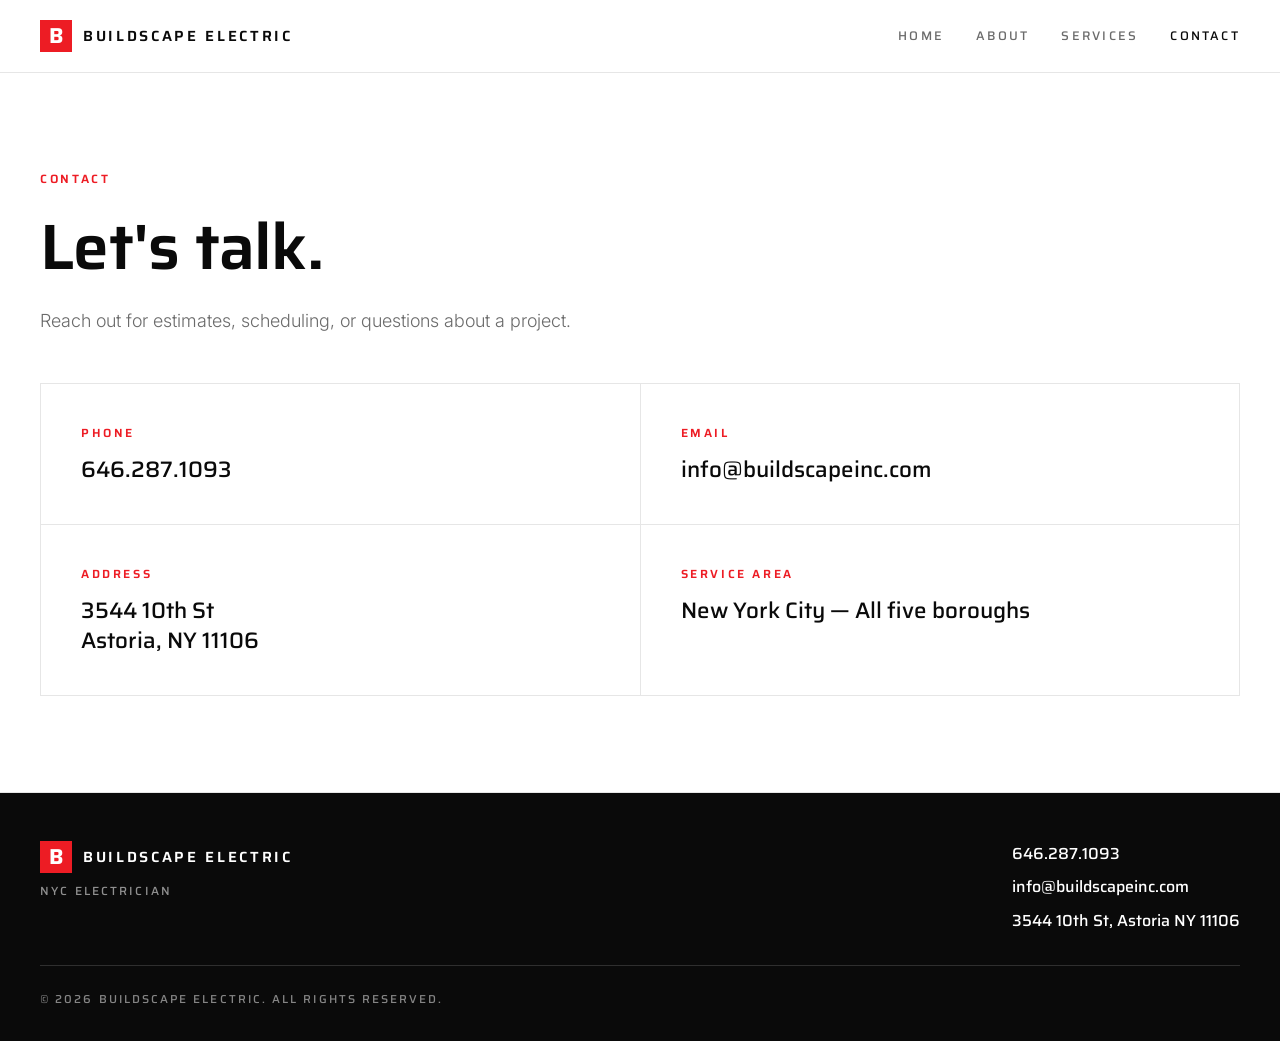
<file: contact.html>
<!DOCTYPE html>
<html lang="en">
<head>
  <meta charset="UTF-8" />
  <meta name="viewport" content="width=device-width, initial-scale=1.0" />
  <title>Contact — BuildScape Electric</title>
  <link rel="preconnect" href="https://fonts.googleapis.com" />
  <link rel="preconnect" href="https://fonts.gstatic.com" crossorigin />
  <link href="https://fonts.googleapis.com/css2?family=Inter:wght@300;400;500;600&family=Saira:wght@500;600;700&display=swap" rel="stylesheet" />
  <link rel="stylesheet" href="assets/css/styles.css" />
</head>
<body>
  <header class="site-header">
    <a class="brand" href="index.html">
      <span class="brand-mark" aria-hidden="true">B</span>
      <span class="brand-text">BuildScape Electric</span>
    </a>
    <nav class="nav">
      <a href="index.html">Home</a>
      <a href="about.html">About</a>
      <a href="services.html">Services</a>
      <a href="contact.html" class="active">Contact</a>
    </nav>
  </header>

  <main>
    <section class="page">
      <div class="page-inner">
        <p class="eyebrow">Contact</p>
        <h1>Let's talk.</h1>
        <p class="lede">Reach out for estimates, scheduling, or questions about a project.</p>

        <div class="contact-grid">
          <div class="contact-card">
            <p class="contact-label">Phone</p>
            <a class="contact-value" href="tel:+16462871093">646.287.1093</a>
          </div>
          <div class="contact-card">
            <p class="contact-label">Email</p>
            <a class="contact-value" href="mailto:info@buildscapeinc.com">info@buildscapeinc.com</a>
          </div>
          <div class="contact-card">
            <p class="contact-label">Address</p>
            <a class="contact-value" href="https://maps.google.com/?q=3544+10th+St+Astoria+NY+11106" target="_blank" rel="noopener">3544 10th St<br />Astoria, NY 11106</a>
          </div>
          <div class="contact-card">
            <p class="contact-label">Service Area</p>
            <p class="contact-value">New York City — All five boroughs</p>
          </div>
        </div>
      </div>
    </section>
  </main>

  <footer class="site-footer">
    <div class="footer-inner">
      <div>
        <a class="brand brand-light" href="index.html">
          <span class="brand-mark" aria-hidden="true">B</span>
          <span class="brand-text">BuildScape Electric</span>
        </a>
        <p class="muted">NYC Electrician</p>
      </div>
      <div class="footer-contact">
        <a href="tel:+16462871093">646.287.1093</a>
        <a href="mailto:info@buildscapeinc.com">info@buildscapeinc.com</a>
        <a href="https://maps.google.com/?q=3544+10th+St+Astoria+NY+11106" target="_blank" rel="noopener">3544 10th St, Astoria NY 11106</a>
      </div>
    </div>
    <p class="copyright">© <span id="year"></span> BuildScape Electric. All rights reserved.</p>
  </footer>

  <script>document.getElementById('year').textContent = new Date().getFullYear();</script>
</body>
</html>
</file>
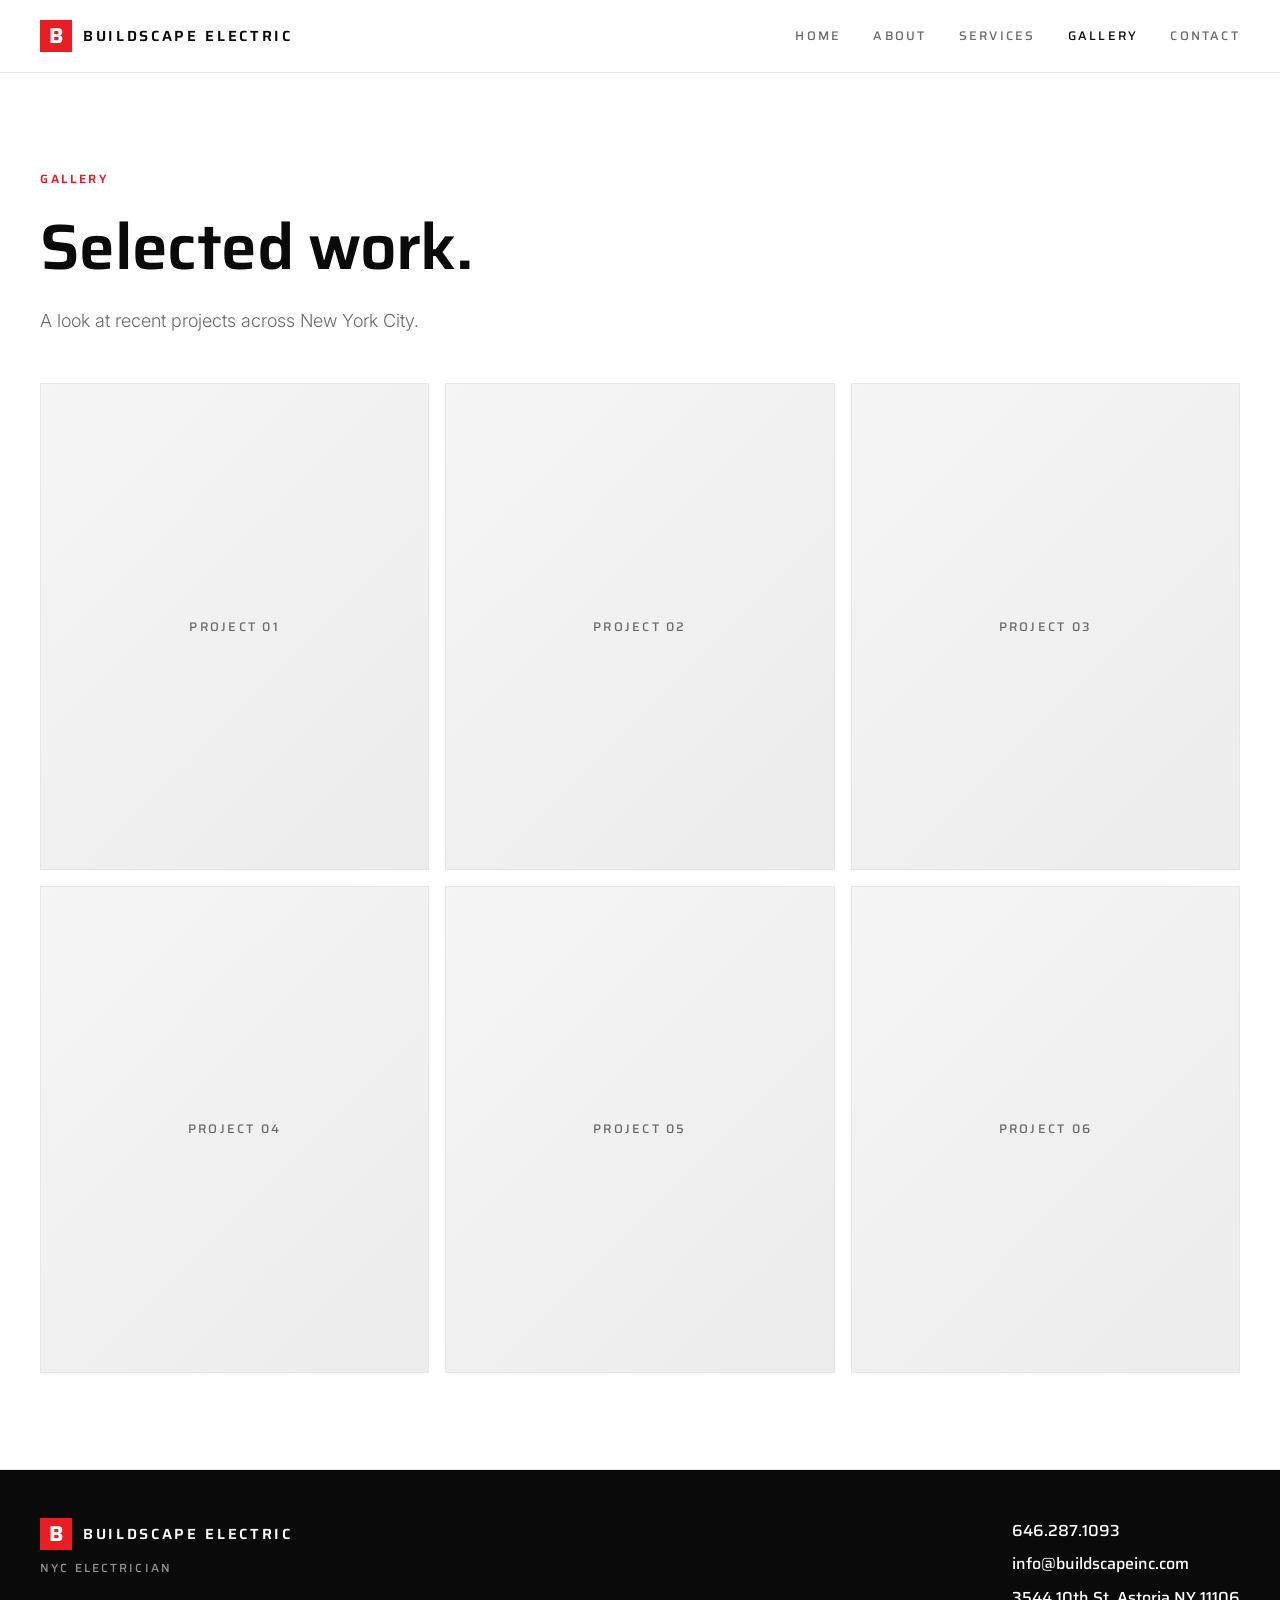
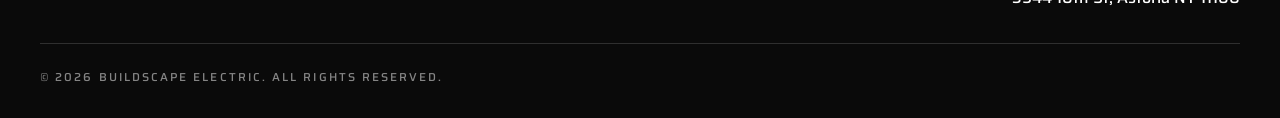
<file: gallery.html>
<!DOCTYPE html>
<html lang="en">
<head>
  <meta charset="UTF-8" />
  <meta name="viewport" content="width=device-width, initial-scale=1.0" />
  <title>Gallery — BuildScape Electric</title>
  <link rel="preconnect" href="https://fonts.googleapis.com" />
  <link rel="preconnect" href="https://fonts.gstatic.com" crossorigin />
  <link href="https://fonts.googleapis.com/css2?family=Inter:wght@300;400;500;600&family=Saira:wght@500;600;700&display=swap" rel="stylesheet" />
  <link rel="stylesheet" href="assets/css/styles.css" />
</head>
<body>
  <header class="site-header">
    <a class="brand" href="index.html">
      <span class="brand-mark" aria-hidden="true">B</span>
      <span class="brand-text">BuildScape Electric</span>
    </a>
    <nav class="nav">
      <a href="index.html">Home</a>
      <a href="about.html">About</a>
      <a href="services.html">Services</a>
      <a href="gallery.html" class="active">Gallery</a>
      <a href="contact.html">Contact</a>
    </nav>
  </header>

  <main>
    <section class="page">
      <div class="page-inner">
        <p class="eyebrow">Gallery</p>
        <h1>Selected work.</h1>
        <p class="lede">A look at recent projects across New York City.</p>

        <div class="gallery-grid">
          <div class="gallery-item placeholder-tile"><span>Project 01</span></div>
          <div class="gallery-item placeholder-tile"><span>Project 02</span></div>
          <div class="gallery-item placeholder-tile"><span>Project 03</span></div>
          <div class="gallery-item placeholder-tile"><span>Project 04</span></div>
          <div class="gallery-item placeholder-tile"><span>Project 05</span></div>
          <div class="gallery-item placeholder-tile"><span>Project 06</span></div>
        </div>
      </div>
    </section>
  </main>

  <footer class="site-footer">
    <div class="footer-inner">
      <div>
        <a class="brand brand-light" href="index.html">
          <span class="brand-mark" aria-hidden="true">B</span>
          <span class="brand-text">BuildScape Electric</span>
        </a>
        <p class="muted">NYC Electrician</p>
      </div>
      <div class="footer-contact">
        <a href="tel:+16462871093">646.287.1093</a>
        <a href="mailto:info@buildscapeinc.com">info@buildscapeinc.com</a>
        <a href="https://maps.google.com/?q=3544+10th+St+Astoria+NY+11106" target="_blank" rel="noopener">3544 10th St, Astoria NY 11106</a>
      </div>
    </div>
    <p class="copyright">© <span id="year"></span> BuildScape Electric. All rights reserved.</p>
  </footer>

  <script>document.getElementById('year').textContent = new Date().getFullYear();</script>
</body>
</html>
</file>
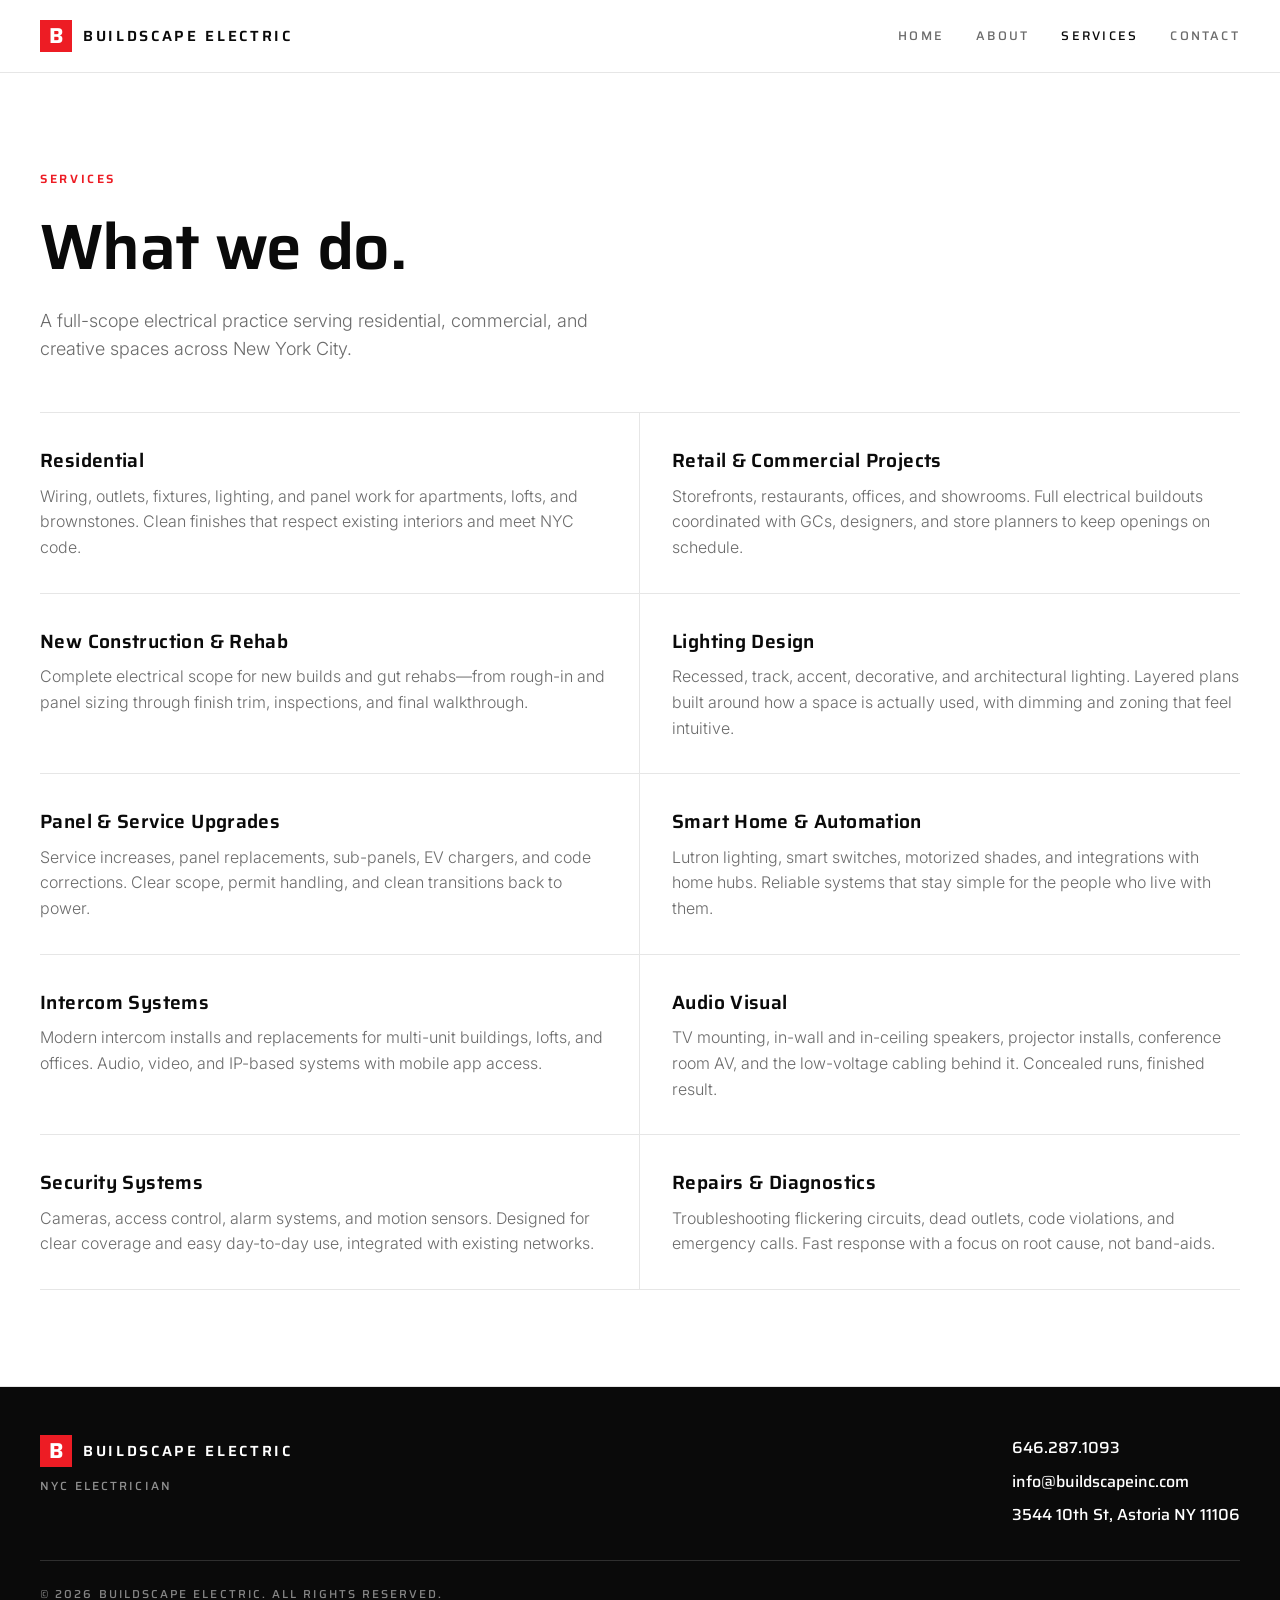
<file: services.html>
<!DOCTYPE html>
<html lang="en">
<head>
  <meta charset="UTF-8" />
  <meta name="viewport" content="width=device-width, initial-scale=1.0" />
  <title>Services — BuildScape Electric</title>
  <link rel="preconnect" href="https://fonts.googleapis.com" />
  <link rel="preconnect" href="https://fonts.gstatic.com" crossorigin />
  <link href="https://fonts.googleapis.com/css2?family=Inter:wght@300;400;500;600&family=Saira:wght@500;600;700&display=swap" rel="stylesheet" />
  <link rel="stylesheet" href="assets/css/styles.css" />
</head>
<body>
  <header class="site-header">
    <a class="brand" href="index.html">
      <span class="brand-mark" aria-hidden="true">B</span>
      <span class="brand-text">BuildScape Electric</span>
    </a>
    <nav class="nav">
      <a href="index.html">Home</a>
      <a href="about.html">About</a>
      <a href="services.html" class="active">Services</a>
      <a href="contact.html">Contact</a>
    </nav>
  </header>

  <main>
    <section class="page">
      <div class="page-inner">
        <p class="eyebrow">Services</p>
        <h1>What we do.</h1>
        <p class="lede">A full-scope electrical practice serving residential, commercial, and creative spaces across New York City.</p>

        <ul class="service-list">
          <li>
            <h3>Residential</h3>
            <p>Wiring, outlets, fixtures, lighting, and panel work for apartments, lofts, and brownstones. Clean finishes that respect existing interiors and meet NYC code.</p>
          </li>
          <li>
            <h3>Retail &amp; Commercial Projects</h3>
            <p>Storefronts, restaurants, offices, and showrooms. Full electrical buildouts coordinated with GCs, designers, and store planners to keep openings on schedule.</p>
          </li>
          <li>
            <h3>New Construction &amp; Rehab</h3>
            <p>Complete electrical scope for new builds and gut rehabs—from rough-in and panel sizing through finish trim, inspections, and final walkthrough.</p>
          </li>
          <li>
            <h3>Lighting Design</h3>
            <p>Recessed, track, accent, decorative, and architectural lighting. Layered plans built around how a space is actually used, with dimming and zoning that feel intuitive.</p>
          </li>
          <li>
            <h3>Panel &amp; Service Upgrades</h3>
            <p>Service increases, panel replacements, sub-panels, EV chargers, and code corrections. Clear scope, permit handling, and clean transitions back to power.</p>
          </li>
          <li>
            <h3>Smart Home &amp; Automation</h3>
            <p>Lutron lighting, smart switches, motorized shades, and integrations with home hubs. Reliable systems that stay simple for the people who live with them.</p>
          </li>
          <li>
            <h3>Intercom Systems</h3>
            <p>Modern intercom installs and replacements for multi-unit buildings, lofts, and offices. Audio, video, and IP-based systems with mobile app access.</p>
          </li>
          <li>
            <h3>Audio Visual</h3>
            <p>TV mounting, in-wall and in-ceiling speakers, projector installs, conference room AV, and the low-voltage cabling behind it. Concealed runs, finished result.</p>
          </li>
          <li>
            <h3>Security Systems</h3>
            <p>Cameras, access control, alarm systems, and motion sensors. Designed for clear coverage and easy day-to-day use, integrated with existing networks.</p>
          </li>
          <li>
            <h3>Repairs &amp; Diagnostics</h3>
            <p>Troubleshooting flickering circuits, dead outlets, code violations, and emergency calls. Fast response with a focus on root cause, not band-aids.</p>
          </li>
        </ul>
      </div>
    </section>
  </main>

  <footer class="site-footer">
    <div class="footer-inner">
      <div>
        <a class="brand brand-light" href="index.html">
          <span class="brand-mark" aria-hidden="true">B</span>
          <span class="brand-text">BuildScape Electric</span>
        </a>
        <p class="muted">NYC Electrician</p>
      </div>
      <div class="footer-contact">
        <a href="tel:+16462871093">646.287.1093</a>
        <a href="mailto:info@buildscapeinc.com">info@buildscapeinc.com</a>
        <a href="https://maps.google.com/?q=3544+10th+St+Astoria+NY+11106" target="_blank" rel="noopener">3544 10th St, Astoria NY 11106</a>
      </div>
    </div>
    <p class="copyright">© <span id="year"></span> BuildScape Electric. All rights reserved.</p>
  </footer>

  <script>document.getElementById('year').textContent = new Date().getFullYear();</script>
</body>
</html>
</file>
<file: assets/css/styles.css>
:root {
  --black: #0a0a0a;
  --white: #ffffff;
  --bg: #ffffff;
  --fg: #0a0a0a;
  --muted: #6b6b6b;
  --line: #e6e6e6;
  --accent: #ED1C24;
  --max: 1200px;
  --display: 'Saira', system-ui, -apple-system, sans-serif;
  --sans: 'Inter', -apple-system, BlinkMacSystemFont, 'Segoe UI', sans-serif;
}

* { box-sizing: border-box; }

html, body {
  margin: 0;
  padding: 0;
  background: var(--bg);
  color: var(--fg);
  font-family: var(--sans);
  font-weight: 300;
  line-height: 1.6;
  -webkit-font-smoothing: antialiased;
  -moz-osx-font-smoothing: grayscale;
}

a { color: inherit; text-decoration: none; }
img { max-width: 100%; display: block; }

/* Header */
.site-header {
  display: flex;
  align-items: center;
  justify-content: space-between;
  padding: 1.25rem 2.5rem;
  border-bottom: 1px solid var(--line);
  position: sticky;
  top: 0;
  background: rgba(255, 255, 255, 0.92);
  backdrop-filter: saturate(180%) blur(8px);
  z-index: 10;
}

/* Brand mark + wordmark */
.brand {
  display: inline-flex;
  align-items: center;
  gap: 0.7rem;
}

.brand-mark {
  display: inline-flex;
  align-items: center;
  justify-content: center;
  width: 2rem;
  height: 2rem;
  background: var(--accent);
  color: var(--white);
  font-family: var(--display);
  font-weight: 700;
  font-size: 1.35rem;
  line-height: 1;
}

.brand-text {
  font-family: var(--display);
  font-weight: 600;
  font-size: 0.92rem;
  letter-spacing: 0.18em;
  text-transform: uppercase;
  color: var(--fg);
}

.brand-light .brand-text { color: var(--white); }

.nav {
  display: flex;
  gap: 2rem;
}

.nav a {
  font-family: var(--display);
  font-weight: 500;
  font-size: 0.78rem;
  letter-spacing: 0.18em;
  text-transform: uppercase;
  color: var(--muted);
  transition: color 160ms ease;
}

.nav a:hover { color: var(--accent); }
.nav a.active { color: var(--fg); }

/* Hero */
.hero {
  padding: 8rem 2.5rem 6rem;
  border-bottom: 1px solid var(--line);
}

.hero-inner {
  max-width: var(--max);
  margin: 0 auto;
}

.hero-split {
  padding: 5rem 2.5rem 6rem;
}

.hero-split-inner {
  max-width: var(--max);
  margin: 0 auto;
  display: grid;
  grid-template-columns: 1.05fr 1fr;
  gap: 4rem;
  align-items: center;
}

.hero-copy { min-width: 0; }

.hero-media {
  position: relative;
  aspect-ratio: 4 / 5;
  overflow: hidden;
  background: #111;
}

.hero-media img {
  width: 100%;
  height: 100%;
  object-fit: cover;
  filter: grayscale(100%) contrast(1.05);
  transition: transform 600ms ease;
}

.hero-media:hover img { transform: scale(1.02); }

.eyebrow {
  font-family: var(--display);
  font-weight: 600;
  font-size: 0.75rem;
  letter-spacing: 0.22em;
  text-transform: uppercase;
  color: var(--accent);
  margin: 0 0 1.5rem;
}

.hero h1 {
  font-family: var(--display);
  font-weight: 600;
  font-size: clamp(2.5rem, 6vw, 5rem);
  line-height: 1.05;
  letter-spacing: -0.01em;
  margin: 0 0 1.75rem;
  max-width: 18ch;
}

.lede {
  font-size: 1.125rem;
  color: var(--muted);
  max-width: 52ch;
  margin: 0 0 2.5rem;
}

.cta-row {
  display: flex;
  gap: 1rem;
  flex-wrap: wrap;
}

.btn {
  display: inline-block;
  padding: 0.95rem 1.75rem;
  font-family: var(--display);
  font-weight: 600;
  font-size: 0.78rem;
  letter-spacing: 0.18em;
  text-transform: uppercase;
  border: 1px solid var(--fg);
  transition: background 180ms ease, color 180ms ease, border-color 180ms ease;
  cursor: pointer;
}

.btn-primary {
  background: var(--accent);
  color: var(--white);
  border-color: var(--accent);
}

.btn-primary:hover {
  background: var(--fg);
  border-color: var(--fg);
  color: var(--white);
}

.btn-ghost {
  background: transparent;
  color: var(--fg);
}

.btn-ghost:hover {
  background: var(--accent);
  border-color: var(--accent);
  color: var(--white);
}

/* Band */
.band {
  padding: 5rem 2.5rem;
  border-bottom: 1px solid var(--line);
}

.band-inner {
  max-width: var(--max);
  margin: 0 auto;
  display: grid;
  grid-template-columns: repeat(3, 1fr);
  gap: 3rem;
}

.band-item h3 {
  font-family: var(--display);
  font-weight: 600;
  font-size: 1.15rem;
  letter-spacing: 0.04em;
  margin: 0 0 0.6rem;
}

.band-item p {
  margin: 0;
  color: var(--muted);
}

/* Page */
.page {
  padding: 6rem 2.5rem;
  border-bottom: 1px solid var(--line);
}

.page-inner {
  max-width: var(--max);
  margin: 0 auto;
}

.page h1 {
  font-family: var(--display);
  font-weight: 600;
  font-size: clamp(2.25rem, 5vw, 4rem);
  line-height: 1.1;
  margin: 0 0 1.5rem;
  letter-spacing: -0.01em;
}

.prose p {
  font-size: 1.05rem;
  max-width: 62ch;
  margin: 0 0 1.25rem;
}

.placeholder {
  color: var(--muted);
  font-style: italic;
}

/* About page — split layout */
.about-grid {
  margin-top: 3rem;
  display: grid;
  grid-template-columns: 1fr 1.1fr;
  gap: 4rem;
  align-items: start;
}

.about-media {
  margin: 0;
  aspect-ratio: 4 / 5;
  overflow: hidden;
  background: #111;
  position: sticky;
  top: 6rem;
}

.about-media img {
  width: 100%;
  height: 100%;
  object-fit: cover;
  filter: grayscale(100%) contrast(1.05);
}

.about-prose {
  max-width: none;
  margin: 0;
}

.about-prose p {
  font-size: 1.05rem;
  line-height: 1.7;
  max-width: none;
  margin: 0 0 1.5rem;
}

.about-prose p:last-child {
  margin-bottom: 0;
}

/* Services list */
.service-list {
  list-style: none;
  padding: 0;
  margin: 3rem 0 0;
  display: grid;
  grid-template-columns: repeat(2, 1fr);
  gap: 0;
  border-top: 1px solid var(--line);
}

.service-list li {
  padding: 2rem 0;
  border-bottom: 1px solid var(--line);
}

.service-list li:nth-child(odd) {
  padding-right: 2rem;
  border-right: 1px solid var(--line);
}

.service-list li:nth-child(even) {
  padding-left: 2rem;
}

.service-list h3 {
  font-family: var(--display);
  font-weight: 600;
  font-size: 1.2rem;
  letter-spacing: 0.02em;
  margin: 0 0 0.5rem;
}

.service-list p {
  margin: 0;
  color: var(--muted);
}

/* Gallery */
.gallery-grid {
  margin-top: 3rem;
  display: grid;
  grid-template-columns: repeat(3, 1fr);
  gap: 1rem;
}

.gallery-item {
  aspect-ratio: 4 / 5;
  background: #f3f3f3;
  display: flex;
  align-items: center;
  justify-content: center;
  color: var(--muted);
  font-family: var(--display);
  font-weight: 500;
  font-size: 0.78rem;
  letter-spacing: 0.18em;
  text-transform: uppercase;
}

.placeholder-tile {
  background: linear-gradient(135deg, #f5f5f5 0%, #ececec 100%);
  border: 1px solid var(--line);
}

/* Contact */
.contact-grid {
  margin-top: 3rem;
  display: grid;
  grid-template-columns: repeat(2, 1fr);
  gap: 1px;
  background: var(--line);
  border: 1px solid var(--line);
}

.contact-card {
  background: var(--white);
  padding: 2.5rem;
}

.contact-label {
  font-family: var(--display);
  font-weight: 600;
  font-size: 0.74rem;
  letter-spacing: 0.22em;
  text-transform: uppercase;
  color: var(--accent);
  margin: 0 0 0.75rem;
}

.contact-value {
  font-family: var(--display);
  font-weight: 500;
  font-size: 1.4rem;
  margin: 0;
  display: block;
  color: var(--fg);
  line-height: 1.3;
  transition: color 180ms ease;
}

a.contact-value:hover { color: var(--accent); }

/* Reviews */
.reviews {
  padding: 6rem 2.5rem;
  border-bottom: 1px solid var(--line);
  background: #fafafa;
}

.reviews-inner {
  max-width: var(--max);
  margin: 0 auto;
}

.reviews-header {
  text-align: center;
  margin-bottom: 4rem;
}

.reviews-header h2 {
  font-family: var(--display);
  font-weight: 600;
  font-size: clamp(2rem, 4vw, 3rem);
  line-height: 1.1;
  letter-spacing: -0.01em;
  margin: 0 0 1rem;
}

.reviews-meta {
  margin: 0;
  display: inline-flex;
  align-items: center;
  gap: 0.75rem;
  color: var(--muted);
  font-size: 0.9rem;
}

.stars {
  color: var(--accent);
  letter-spacing: 0.15em;
  font-size: 1rem;
  margin: 0;
}

.rating-text {
  font-family: var(--display);
  font-weight: 500;
  letter-spacing: 0.1em;
  text-transform: uppercase;
  font-size: 0.74rem;
}

.reviews-grid {
  display: grid;
  grid-template-columns: repeat(3, 1fr);
  gap: 1.5rem;
}

.review-card {
  background: var(--white);
  border: 1px solid var(--line);
  padding: 2rem;
  display: flex;
  flex-direction: column;
  gap: 1.25rem;
}

.review-card .stars { font-size: 0.9rem; }

.review-quote {
  font-family: var(--sans);
  font-size: 1.02rem;
  line-height: 1.55;
  margin: 0;
  color: var(--fg);
  flex: 1;
}

.review-quote.placeholder {
  color: var(--muted);
  font-style: italic;
}

.review-meta {
  display: flex;
  flex-direction: column;
  gap: 0.25rem;
  font-size: 0.85rem;
  border-top: 1px solid var(--line);
  padding-top: 1rem;
}

.review-author {
  font-family: var(--display);
  font-weight: 500;
  color: var(--fg);
}

.review-source {
  font-family: var(--display);
  font-weight: 500;
  color: var(--muted);
  letter-spacing: 0.14em;
  text-transform: uppercase;
  font-size: 0.7rem;
}

.reviews-cta {
  margin-top: 3rem;
  text-align: center;
}

/* Footer */
.site-footer {
  padding: 3rem 2.5rem 2rem;
  background: var(--fg);
  color: var(--white);
}

.footer-inner {
  max-width: var(--max);
  margin: 0 auto;
  display: flex;
  justify-content: space-between;
  align-items: flex-start;
  flex-wrap: wrap;
  gap: 2rem;
  padding-bottom: 2rem;
  border-bottom: 1px solid rgba(255, 255, 255, 0.15);
}

.site-footer .muted {
  color: rgba(255, 255, 255, 0.55);
  margin: 0.6rem 0 0;
  font-family: var(--display);
  font-weight: 500;
  font-size: 0.74rem;
  letter-spacing: 0.18em;
  text-transform: uppercase;
}

.footer-contact {
  display: flex;
  flex-direction: column;
  gap: 0.5rem;
  font-family: var(--display);
  font-weight: 500;
  font-size: 1rem;
}

.footer-contact a { transition: color 180ms ease; }
.footer-contact a:hover { color: var(--accent); }

.copyright {
  max-width: var(--max);
  margin: 1.5rem auto 0;
  font-family: var(--display);
  font-weight: 500;
  font-size: 0.72rem;
  letter-spacing: 0.18em;
  text-transform: uppercase;
  color: rgba(255, 255, 255, 0.5);
}

/* Responsive */
@media (max-width: 768px) {
  .site-header {
    padding: 1rem 1.25rem;
    flex-direction: column;
    gap: 0.75rem;
  }
  .nav { gap: 1.25rem; flex-wrap: wrap; justify-content: center; }
  .hero { padding: 4rem 1.25rem 3.5rem; }
  .hero-split { padding: 3rem 1.25rem 3.5rem; }
  .hero-split-inner { grid-template-columns: 1fr; gap: 2.5rem; }
  .hero-media { aspect-ratio: 4 / 3; }
  .band, .page, .reviews { padding: 3.5rem 1.25rem; }
  .reviews-grid { grid-template-columns: 1fr; gap: 1rem; }
  .reviews-header { margin-bottom: 2.5rem; }
  .band-inner { grid-template-columns: 1fr; gap: 2rem; }
  .about-grid { grid-template-columns: 1fr; gap: 2.5rem; margin-top: 2rem; }
  .about-media { aspect-ratio: 4 / 3; position: static; }
  .about-prose p { font-size: 1rem; }
  .service-list { grid-template-columns: 1fr; }
  .service-list li:nth-child(odd) { padding-right: 0; border-right: none; }
  .service-list li:nth-child(even) { padding-left: 0; }
  .gallery-grid { grid-template-columns: repeat(2, 1fr); }
  .contact-grid { grid-template-columns: 1fr; }
  .contact-value { font-size: 1.25rem; }
  .site-footer { padding: 2.5rem 1.25rem 1.5rem; }
}
</file>
